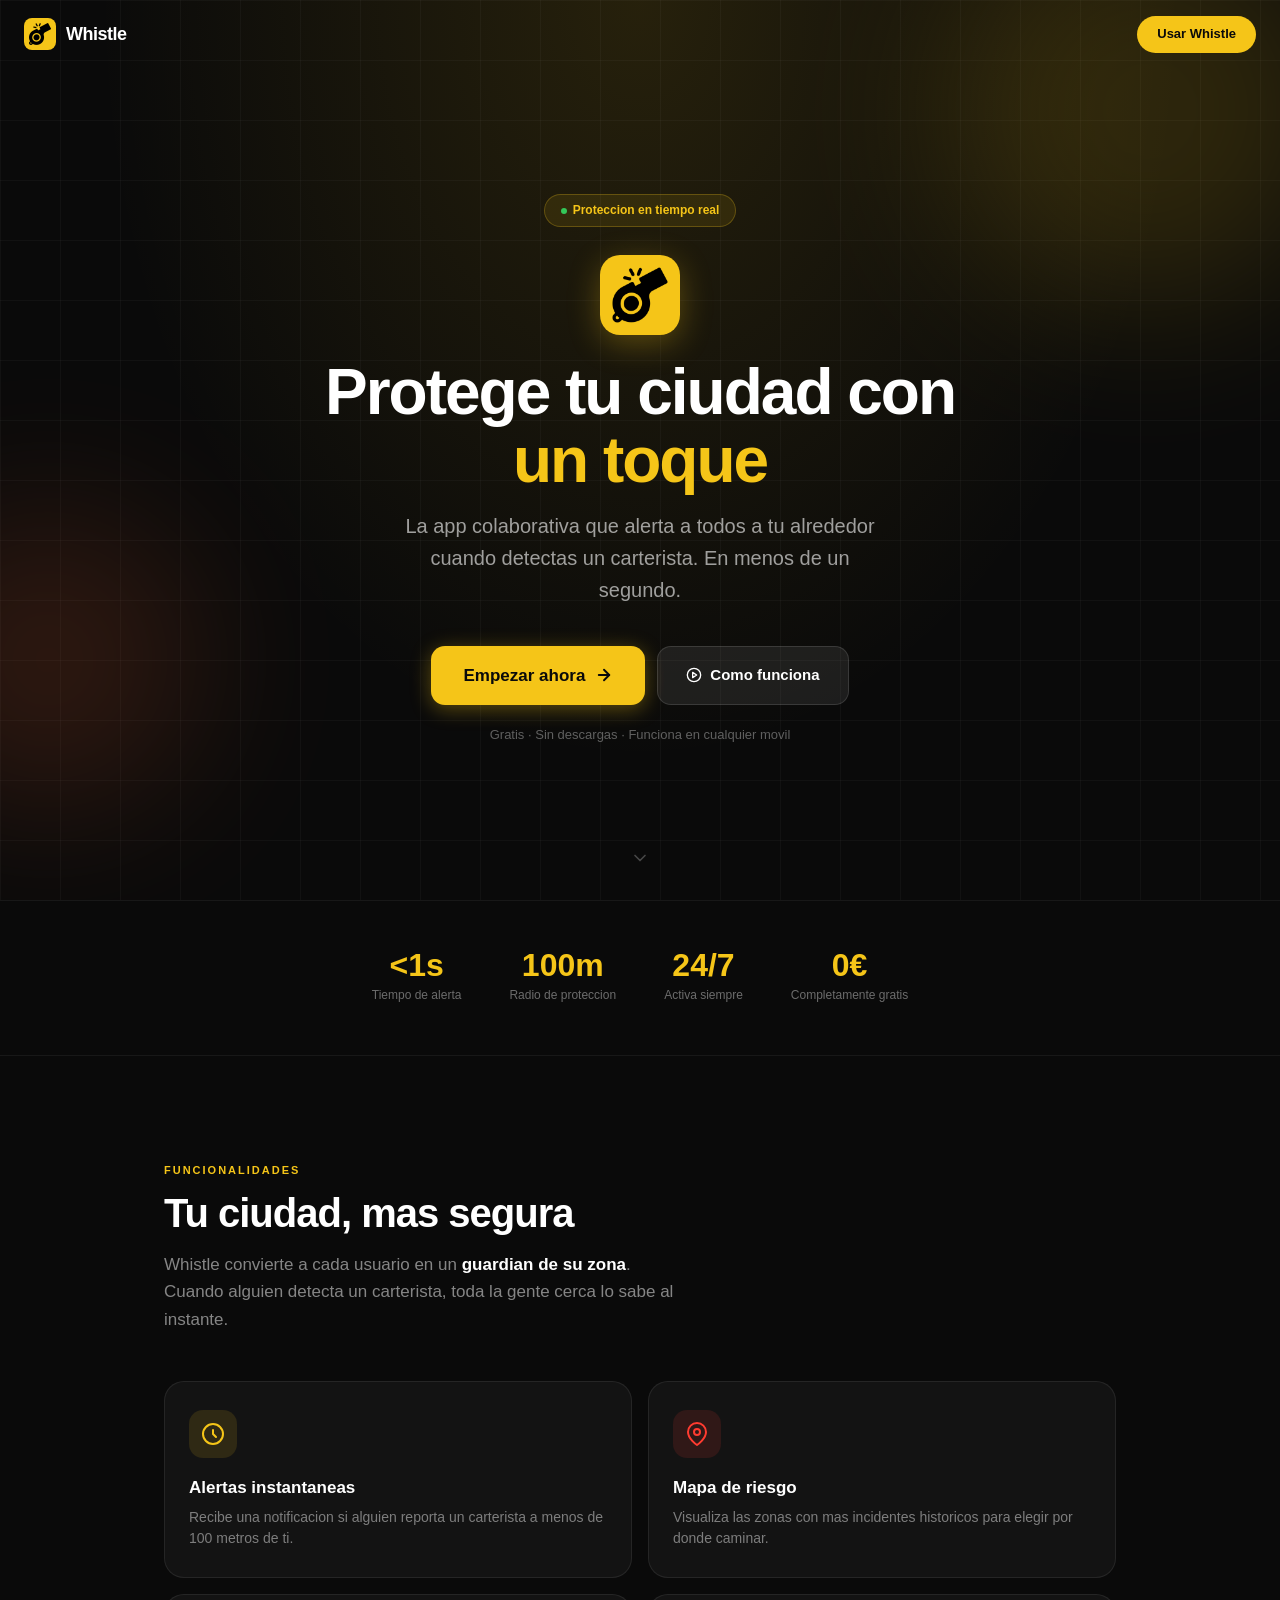
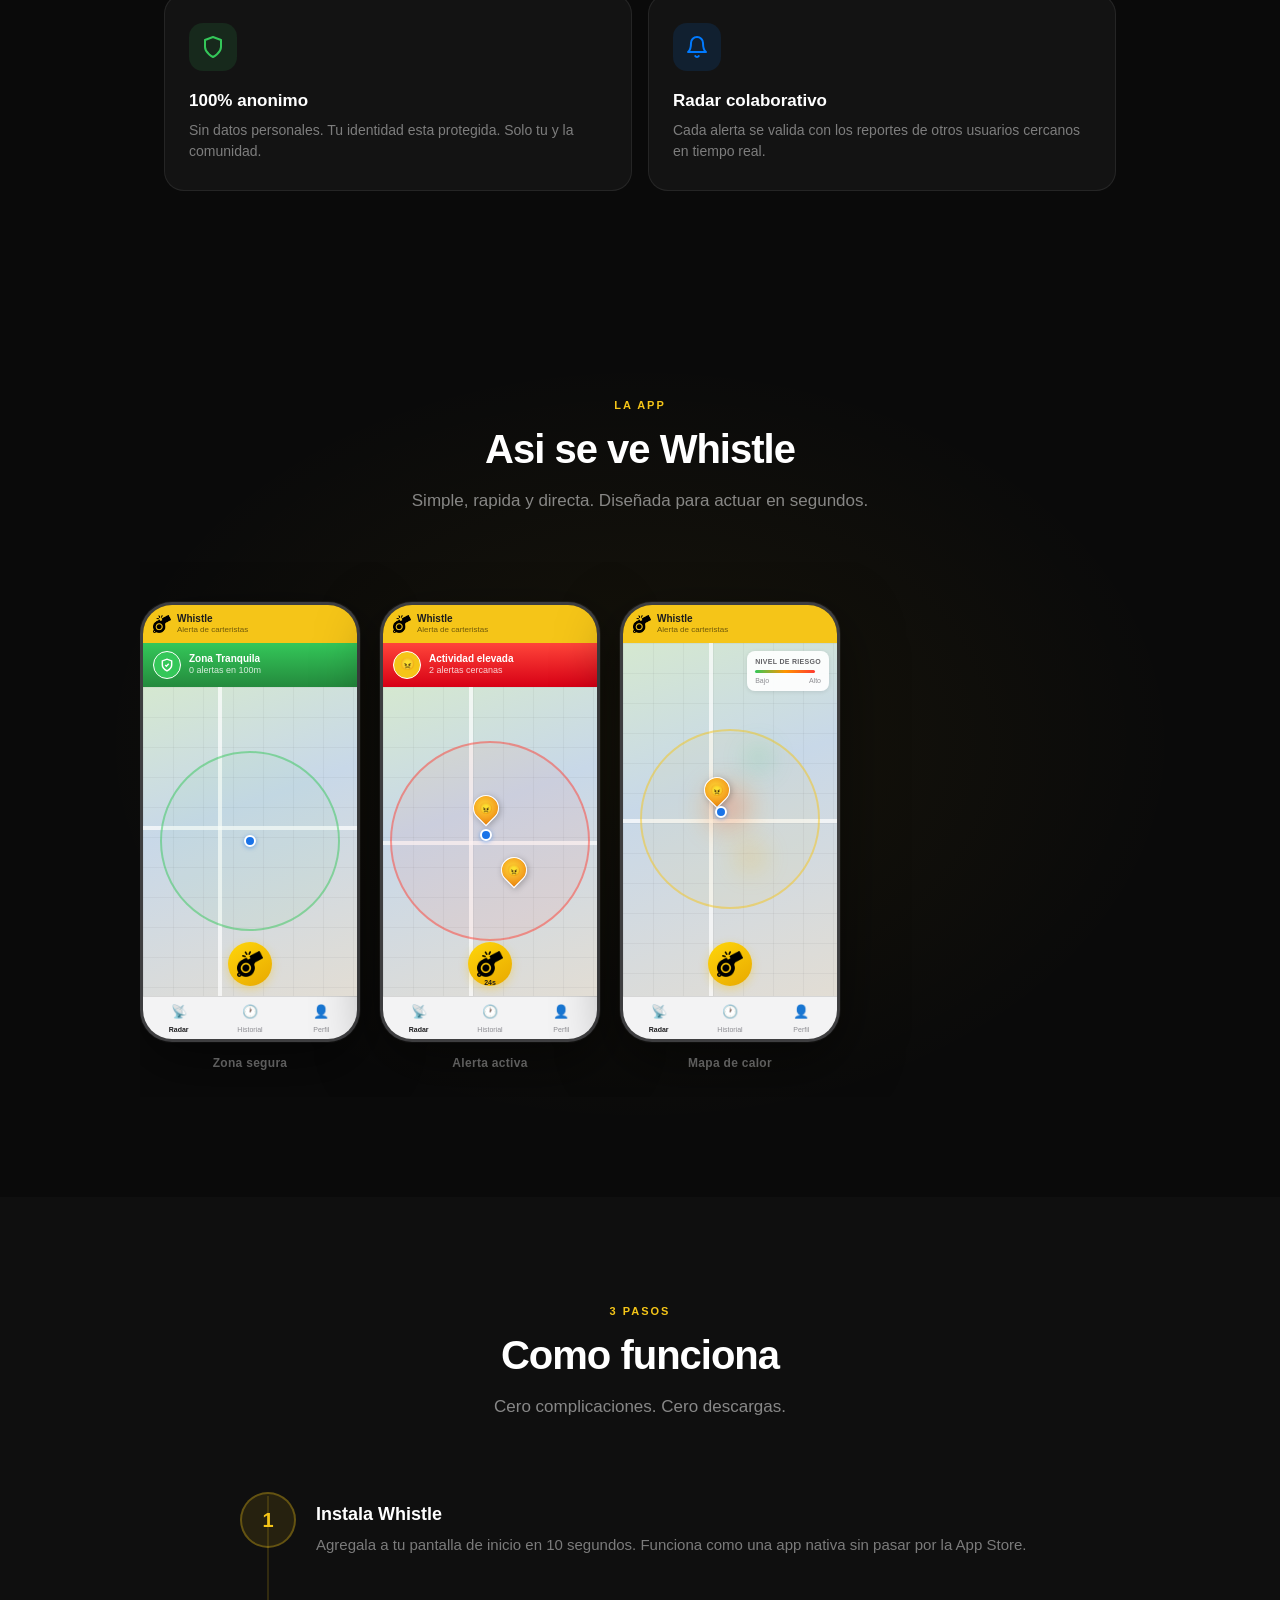
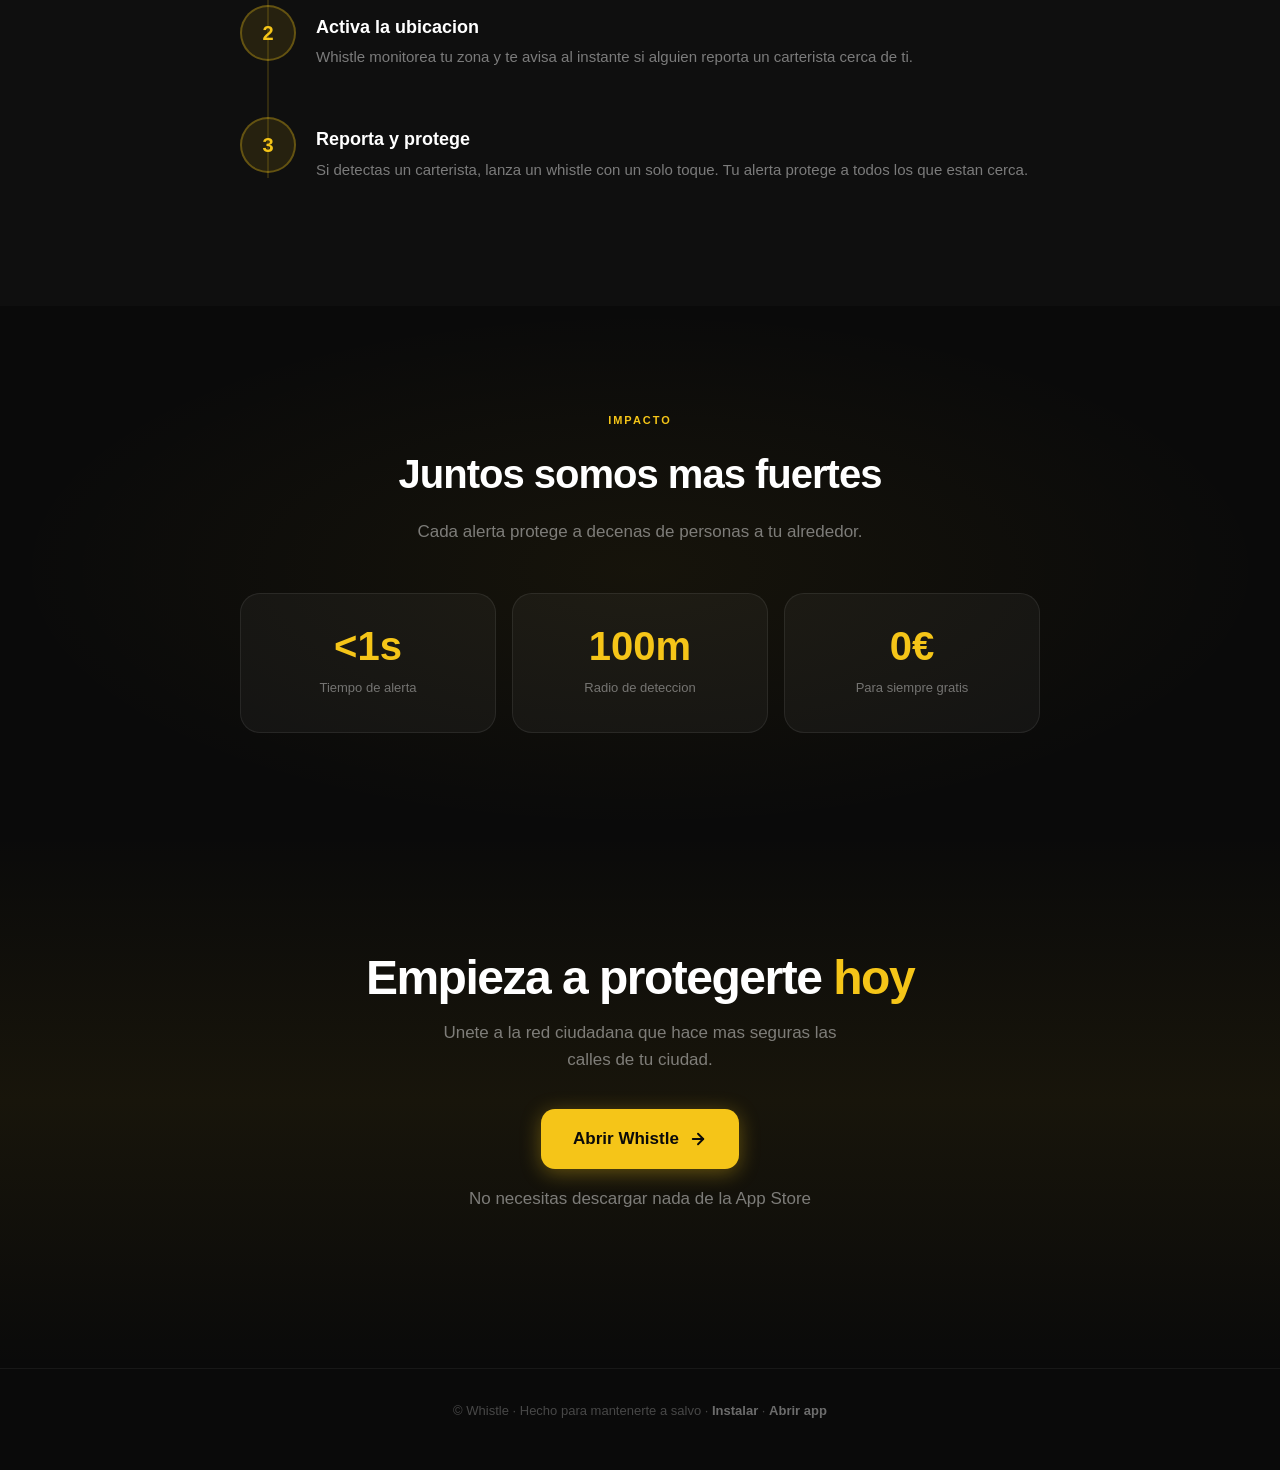
<file: landing.html>
<!DOCTYPE html>
<html lang="es">
<head>
  <meta charset="UTF-8">
  <meta name="viewport" content="width=device-width, initial-scale=1.0">
  <meta name="theme-color" content="#f5c518">
  <title>Whistle — Alerta de carteristas en tiempo real</title>
  <meta name="description" content="Whistle te avisa al instante si hay carteristas cerca de ti. Gratis, anonimo y colaborativo.">
  <meta property="og:title" content="Whistle — Protegete de carteristas en tiempo real">
  <meta property="og:description" content="La app colaborativa que te avisa al instante cuando hay un carterista cerca de ti.">
  <meta property="og:image" content="whistle-icon.png">
  <meta property="og:type" content="website">
  <link rel="icon" type="image/png" href="whistle-icon.png">
  <link rel="apple-touch-icon" href="whistle-icon.png">
  <style>
    *{margin:0;padding:0;box-sizing:border-box}
    html{scroll-behavior:smooth}
    body{font-family:-apple-system,BlinkMacSystemFont,"SF Pro Display","Helvetica Neue",Arial,sans-serif;background:#0a0a0a;color:#fff;line-height:1.6;-webkit-font-smoothing:antialiased;overflow-x:hidden}
    img{max-width:100%;display:block}
    a{text-decoration:none;color:inherit}

    /* ─── ANIMATIONS ─── */
    @keyframes float{0%,100%{transform:translateY(0)}50%{transform:translateY(-12px)}}
    @keyframes pulse-ring{0%{transform:scale(1);opacity:.6}100%{transform:scale(1.8);opacity:0}}
    @keyframes fade-up{from{opacity:0;transform:translateY(30px)}to{opacity:1;transform:translateY(0)}}
    @keyframes slide-in-left{from{opacity:0;transform:translateX(-40px)}to{opacity:1;transform:translateX(0)}}
    @keyframes shimmer{0%{background-position:-200% 0}100%{background-position:200% 0}}
    @keyframes glow{0%,100%{box-shadow:0 0 20px rgba(245,197,24,.3)}50%{box-shadow:0 0 40px rgba(245,197,24,.6)}}
    .reveal{opacity:0;transform:translateY(30px);transition:opacity .7s ease,transform .7s ease}
    .reveal.visible{opacity:1;transform:translateY(0)}
    .reveal-delay-1{transition-delay:.15s}
    .reveal-delay-2{transition-delay:.3s}
    .reveal-delay-3{transition-delay:.45s}

    /* ─── NAV BAR ─── */
    .nav{position:fixed;top:0;left:0;right:0;z-index:100;padding:16px 24px;display:flex;align-items:center;justify-content:space-between;transition:background .3s,backdrop-filter .3s}
    .nav.scrolled{background:rgba(10,10,10,.85);backdrop-filter:blur(20px);-webkit-backdrop-filter:blur(20px)}
    .nav-brand{display:flex;align-items:center;gap:10px;font-size:18px;font-weight:800;letter-spacing:-.5px}
    .nav-brand img{width:32px;height:32px;border-radius:8px}
    .nav-cta{background:#f5c518;color:#0a0a0a;font-size:13px;font-weight:700;padding:8px 20px;border-radius:100px;transition:transform .15s,box-shadow .15s}
    .nav-cta:hover{transform:translateY(-1px);box-shadow:0 4px 16px rgba(245,197,24,.4)}

    /* ─── HERO ─── */
    .hero{min-height:100vh;display:flex;align-items:center;justify-content:center;position:relative;padding:120px 24px 80px;overflow:hidden}
    .hero-bg{position:absolute;inset:0;background:radial-gradient(ellipse at 50% 0%,rgba(245,197,24,.12) 0%,transparent 60%)}
    .hero-grid{position:absolute;inset:0;background-image:linear-gradient(rgba(255,255,255,.03) 1px,transparent 1px),linear-gradient(90deg,rgba(255,255,255,.03) 1px,transparent 1px);background-size:60px 60px}
    .hero-orb{position:absolute;border-radius:50%;filter:blur(80px);opacity:.15;pointer-events:none}
    .hero-orb--1{width:400px;height:400px;background:#f5c518;top:-10%;right:-5%}
    .hero-orb--2{width:300px;height:300px;background:#ff6b35;bottom:10%;left:-8%}
    .hero-inner{max-width:720px;text-align:center;position:relative;z-index:2}
    .hero-badge{display:inline-flex;align-items:center;gap:6px;background:rgba(245,197,24,.1);border:1px solid rgba(245,197,24,.25);border-radius:100px;padding:6px 16px;font-size:12px;font-weight:600;color:#f5c518;margin-bottom:28px;animation:fade-up .8s ease both}
    .hero-badge-dot{width:6px;height:6px;border-radius:50%;background:#34c759;animation:pulse-ring 2s infinite}
    .hero-icon{width:80px;height:80px;border-radius:20px;margin:0 auto 24px;animation:float 4s ease-in-out infinite;box-shadow:0 8px 32px rgba(245,197,24,.3)}
    .hero h1{font-size:clamp(36px,7vw,64px);font-weight:900;letter-spacing:-2px;line-height:1.05;margin-bottom:16px;animation:fade-up .8s .1s ease both}
    .hero h1 .accent{color:#f5c518;position:relative}
    .hero .subtitle{font-size:clamp(16px,2.5vw,20px);color:rgba(255,255,255,.6);max-width:500px;margin:0 auto 40px;animation:fade-up .8s .2s ease both}
    .hero-actions{display:flex;flex-wrap:wrap;gap:12px;justify-content:center;animation:fade-up .8s .3s ease both}
    .btn-primary{display:inline-flex;align-items:center;gap:10px;background:#f5c518;color:#0a0a0a;font-size:17px;font-weight:700;padding:16px 32px;border-radius:14px;transition:all .2s;box-shadow:0 4px 20px rgba(245,197,24,.35)}
    .btn-primary:hover{transform:translateY(-2px);box-shadow:0 8px 32px rgba(245,197,24,.5)}
    .btn-primary:active{transform:translateY(0)}
    .btn-secondary{display:inline-flex;align-items:center;gap:8px;background:rgba(255,255,255,.08);color:#fff;font-size:15px;font-weight:600;padding:14px 28px;border-radius:14px;border:1px solid rgba(255,255,255,.12);transition:all .2s;backdrop-filter:blur(8px)}
    .btn-secondary:hover{background:rgba(255,255,255,.14);border-color:rgba(255,255,255,.2)}
    .hero-note{margin-top:20px;font-size:13px;color:rgba(255,255,255,.35);animation:fade-up .8s .4s ease both}
    .hero-scroll{position:absolute;bottom:32px;left:50%;transform:translateX(-50%);display:flex;flex-direction:column;align-items:center;gap:6px;color:rgba(255,255,255,.25);font-size:11px;font-weight:500;letter-spacing:1px;text-transform:uppercase}
    .hero-scroll svg{animation:float 2s ease-in-out infinite}

    /* ─── SOCIAL PROOF ─── */
    .proof{padding:48px 24px;border-top:1px solid rgba(255,255,255,.06);border-bottom:1px solid rgba(255,255,255,.06)}
    .proof-inner{max-width:800px;margin:0 auto;display:flex;justify-content:center;gap:48px;flex-wrap:wrap}
    .proof-item{text-align:center}
    .proof-num{font-size:32px;font-weight:900;color:#f5c518;display:block;line-height:1}
    .proof-label{font-size:12px;color:rgba(255,255,255,.4);font-weight:500;margin-top:4px}

    /* ─── SECTION COMMON ─── */
    .section{padding:100px 24px;max-width:1000px;margin:0 auto}
    .section-tag{display:inline-block;font-size:11px;font-weight:700;letter-spacing:2px;text-transform:uppercase;color:#f5c518;margin-bottom:12px}
    .section-title{font-size:clamp(28px,4vw,40px);font-weight:800;letter-spacing:-1px;line-height:1.1;margin-bottom:16px}
    .section-lead{font-size:17px;color:rgba(255,255,255,.5);max-width:520px;margin-bottom:48px}
    .section-lead strong{color:#fff;font-weight:600}
    .section--center{text-align:center}
    .section--center .section-lead{margin-left:auto;margin-right:auto}

    /* ─── FEATURES ─── */
    .features-grid{display:grid;grid-template-columns:repeat(2,1fr);gap:16px}
    .feature-card{background:rgba(255,255,255,.04);border:1px solid rgba(255,255,255,.08);border-radius:20px;padding:28px 24px;transition:all .3s ease;position:relative;overflow:hidden}
    .feature-card::before{content:'';position:absolute;top:0;left:0;right:0;height:2px;background:linear-gradient(90deg,transparent,rgba(245,197,24,.5),transparent);opacity:0;transition:opacity .3s}
    .feature-card:hover{background:rgba(255,255,255,.06);border-color:rgba(245,197,24,.2);transform:translateY(-4px)}
    .feature-card:hover::before{opacity:1}
    .feature-icon{width:48px;height:48px;border-radius:14px;display:flex;align-items:center;justify-content:center;margin-bottom:16px}
    .feature-icon--yellow{background:rgba(245,197,24,.12);color:#f5c518}
    .feature-icon--red{background:rgba(255,59,48,.12);color:#ff3b30}
    .feature-icon--green{background:rgba(52,199,89,.12);color:#34c759}
    .feature-icon--blue{background:rgba(0,122,255,.12);color:#007aff}
    .feature-card h3{font-size:17px;font-weight:700;margin-bottom:6px}
    .feature-card p{font-size:14px;color:rgba(255,255,255,.45);line-height:1.5}

    /* ─── APP PREVIEW ─── */
    .preview{padding:100px 24px;position:relative;overflow:hidden}
    .preview-bg{position:absolute;inset:0;background:radial-gradient(ellipse at 50% 50%,rgba(245,197,24,.06) 0%,transparent 60%)}
    .preview-inner{max-width:1000px;margin:0 auto;position:relative;z-index:2}
    .phones-track{display:flex;gap:20px;overflow-x:auto;padding:40px 0 24px;scroll-snap-type:x mandatory;-webkit-overflow-scrolling:touch;scrollbar-width:none}
    .phones-track::-webkit-scrollbar{display:none}
    .phone-item{scroll-snap-align:center;flex-shrink:0}
    .phone-frame{width:220px;height:440px;border-radius:32px;border:3px solid rgba(255,255,255,.15);background:#1c1c1e;overflow:hidden;display:flex;flex-direction:column;box-shadow:0 20px 60px rgba(0,0,0,.5),0 0 0 1px rgba(255,255,255,.05);transition:transform .3s,box-shadow .3s}
    .phone-frame:hover{transform:translateY(-8px);box-shadow:0 30px 80px rgba(0,0,0,.6),0 0 40px rgba(245,197,24,.1)}
    .phone-label{text-align:center;color:rgba(255,255,255,.35);font-size:12px;font-weight:600;margin-top:12px;letter-spacing:.3px}

    /* Phone internals */
    .ph-header{background:#f5c518;padding:8px 10px;display:flex;align-items:center;gap:6px;flex-shrink:0}
    .ph-header img{width:18px;height:18px;object-fit:contain}
    .ph-header-text{font-size:10px;font-weight:700;color:#1c1c1e;line-height:1.2}
    .ph-header-text small{display:block;font-size:8px;font-weight:400;color:rgba(0,0,0,.55)}
    .ph-panel{padding:8px 10px;display:flex;align-items:center;gap:8px;flex-shrink:0}
    .ph-panel--safe{background:linear-gradient(to bottom,#34c759,#248a3d)}
    .ph-panel--danger{background:linear-gradient(to bottom,#ff453a,#d70015)}
    .ph-panel-icon{width:28px;height:28px;border-radius:50%;display:flex;align-items:center;justify-content:center;font-size:12px;flex-shrink:0}
    .ph-panel-icon--safe{background:#34c759;border:1.5px solid #fff}
    .ph-panel-icon--thief{background:#f5c518;border:1.5px solid #fff}
    .ph-panel-text{color:#fff;font-size:10px;font-weight:600;line-height:1.3}
    .ph-panel-text small{display:block;font-weight:400;font-size:9px;color:rgba(255,255,255,.8)}
    .ph-map{flex:1;position:relative;background:linear-gradient(160deg,#d5e8d0,#c8d8e8 40%,#e2ddd4);overflow:hidden}
    .ph-map-grid{position:absolute;inset:0;background:linear-gradient(rgba(0,0,0,.04) 1px,transparent 1px),linear-gradient(90deg,rgba(0,0,0,.04) 1px,transparent 1px);background-size:30px 30px}
    .ph-map-road{position:absolute;background:rgba(255,255,255,.7)}
    .ph-map-road--h{height:4px;left:0;right:0}
    .ph-map-road--v{width:4px;top:0;bottom:0}
    .ph-map-road--diag{height:4px;width:140%;transform-origin:left center}
    .ph-radar{position:absolute;border-radius:50%;border:2px solid;opacity:.5}
    .ph-radar--green{border-color:#34c759;background:rgba(52,199,89,.08)}
    .ph-radar--red{border-color:#ff3b30;background:rgba(255,59,48,.12)}
    .ph-radar--yellow{border-color:#f5c518;background:rgba(245,197,24,.10)}
    .ph-heat{position:absolute;border-radius:50%;filter:blur(12px);opacity:.55}
    .ph-dot{position:absolute;width:12px;height:12px;border-radius:50%;background:#1a73e8;border:2px solid #fff;box-shadow:0 1px 4px rgba(26,115,232,.5);z-index:5}
    .ph-pin{position:absolute;width:26px;height:26px;z-index:4}
    .ph-pin-inner{width:100%;height:100%;border-radius:50% 50% 50% 0;transform:rotate(-45deg);background:radial-gradient(circle at 50% 40%,#fdd835,#f5a623 60%,#e8820c);border:1.5px solid #fff;box-shadow:0 2px 6px rgba(0,0,0,.25);display:flex;align-items:center;justify-content:center}
    .ph-pin-face{transform:rotate(45deg);font-size:11px;line-height:1}
    .ph-alert-btn{position:absolute;bottom:10px;left:50%;transform:translateX(-50%);width:44px;height:44px;border-radius:50%;background:linear-gradient(145deg,#FFD60A,#E8A800);box-shadow:0 3px 10px rgba(245,197,24,.4);display:flex;align-items:center;justify-content:center;z-index:6}
    .ph-alert-btn img{width:26px;height:26px;object-fit:contain}
    .ph-alert-btn span{position:absolute;bottom:-2px;font-size:7px;font-weight:800;color:#1c1c1e}
    .ph-legend{position:absolute;top:8px;right:8px;background:rgba(255,255,255,.92);border-radius:8px;padding:5px 8px;box-shadow:0 1px 4px rgba(0,0,0,.1);z-index:5}
    .ph-legend-title{font-size:7px;font-weight:700;color:#636366;text-transform:uppercase;letter-spacing:.3px}
    .ph-legend-bar{width:60px;height:3px;border-radius:2px;background:linear-gradient(to right,#34c759,#ff9500,#ff3b30);margin:3px 0 2px}
    .ph-legend-labels{display:flex;justify-content:space-between;font-size:7px;color:#8e8e93}
    .ph-nav{display:flex;background:rgba(255,255,255,.95);border-top:.5px solid rgba(0,0,0,.12);flex-shrink:0}
    .ph-nav-item{flex:1;text-align:center;padding:5px 0 4px;font-size:7px;color:#8e8e93;font-weight:500}
    .ph-nav-item.active{color:#1c1c1e;font-weight:700}
    .ph-nav-icon{font-size:13px;display:block;margin-bottom:1px}

    /* ─── HOW IT WORKS ─── */
    .how{padding:100px 24px;background:rgba(255,255,255,.02)}
    .how-inner{max-width:800px;margin:0 auto}
    .steps{display:flex;flex-direction:column;gap:0;margin-top:48px;position:relative}
    .steps::before{content:'';position:absolute;left:27px;top:28px;bottom:28px;width:2px;background:rgba(245,197,24,.15)}
    .step{display:flex;gap:20px;align-items:flex-start;padding:24px 0;position:relative}
    .step-num{width:56px;height:56px;border-radius:50%;background:rgba(245,197,24,.1);border:2px solid rgba(245,197,24,.3);color:#f5c518;font-size:20px;font-weight:900;display:flex;align-items:center;justify-content:center;flex-shrink:0;position:relative;z-index:2}
    .step-body{padding-top:8px}
    .step-body h3{font-size:18px;font-weight:700;margin-bottom:4px}
    .step-body p{font-size:15px;color:rgba(255,255,255,.45)}

    /* ─── TRUST ─── */
    .trust{padding:100px 24px;text-align:center;position:relative}
    .trust::before{content:'';position:absolute;inset:0;background:radial-gradient(ellipse at 50% 50%,rgba(245,197,24,.05) 0%,transparent 70%)}
    .trust-inner{max-width:800px;margin:0 auto;position:relative;z-index:2}
    .trust h2{font-size:clamp(28px,4vw,40px);font-weight:800;letter-spacing:-1px;margin-bottom:12px}
    .trust p{font-size:17px;color:rgba(255,255,255,.45);margin-bottom:48px}
    .trust-grid{display:grid;grid-template-columns:repeat(3,1fr);gap:16px}
    .trust-card{background:rgba(255,255,255,.04);border:1px solid rgba(255,255,255,.08);border-radius:20px;padding:32px 20px;transition:all .3s}
    .trust-card:hover{border-color:rgba(245,197,24,.2);background:rgba(255,255,255,.06)}
    .trust-num{font-size:40px;font-weight:900;color:#f5c518;display:block;line-height:1;margin-bottom:8px}
    .trust-label{font-size:13px;color:rgba(255,255,255,.4);font-weight:500}

    /* ─── FINAL CTA ─── */
    .final{padding:120px 24px;text-align:center;position:relative;overflow:hidden}
    .final-bg{position:absolute;inset:0;background:linear-gradient(180deg,transparent 0%,rgba(245,197,24,.06) 50%,transparent 100%)}
    .final-inner{max-width:600px;margin:0 auto;position:relative;z-index:2}
    .final h2{font-size:clamp(32px,5vw,48px);font-weight:900;letter-spacing:-1.5px;line-height:1.05;margin-bottom:16px}
    .final h2 .accent{color:#f5c518}
    .final p{font-size:17px;color:rgba(255,255,255,.45);margin-bottom:36px;max-width:420px;margin-left:auto;margin-right:auto}
    .final .btn-primary{animation:glow 3s ease-in-out infinite}
    .final-note{margin-top:16px;font-size:13px;color:rgba(255,255,255,.25)}

    /* ─── FOOTER ─── */
    footer{padding:32px 24px 48px;text-align:center;border-top:1px solid rgba(255,255,255,.06)}
    footer p{font-size:13px;color:rgba(255,255,255,.25)}
    footer a{color:rgba(255,255,255,.4);font-weight:600;transition:color .2s}
    footer a:hover{color:#f5c518}

    /* ─── iOS MODAL ─── */
    .modal-overlay{display:none;position:fixed;inset:0;background:rgba(0,0,0,.7);z-index:9999;align-items:flex-end;justify-content:center;backdrop-filter:blur(8px);-webkit-backdrop-filter:blur(8px)}
    .modal-overlay.open{display:flex}
    @keyframes slideUp{from{transform:translateY(20px);opacity:0}to{transform:translateY(0);opacity:1}}
    .modal{background:#1c1c1e;border-radius:24px 24px 0 0;padding:28px 24px 32px;width:100%;max-width:480px;box-shadow:0 -8px 40px rgba(0,0,0,.5);animation:slideUp .25s ease;max-height:90vh;overflow-y:auto}
    @media(min-width:520px){.modal-overlay{align-items:center}.modal{border-radius:24px;margin:20px}}
    .modal-handle{width:40px;height:4px;background:rgba(255,255,255,.15);border-radius:2px;margin:-8px auto 16px}
    .modal-icon{width:56px;height:56px;border-radius:14px;background:rgba(245,197,24,.12);display:flex;align-items:center;justify-content:center;margin:0 auto 16px}
    .modal h3{font-size:20px;font-weight:800;text-align:center;margin-bottom:8px}
    .modal-desc{font-size:15px;color:rgba(255,255,255,.5);text-align:center;margin-bottom:24px;line-height:1.45}
    .modal-desc strong{color:#fff}
    .modal-steps{background:rgba(255,255,255,.05);border-radius:14px;padding:16px 18px;margin-bottom:18px}
    .modal-steps-title{font-size:13px;font-weight:700;color:rgba(255,255,255,.35);text-transform:uppercase;letter-spacing:.5px;margin-bottom:10px}
    .modal-steps ol{padding-left:20px;font-size:14px;color:rgba(255,255,255,.7);line-height:1.55}
    .modal-steps ol strong{color:#fff;font-weight:700}
    .modal-btn{display:flex;align-items:center;justify-content:center;gap:8px;width:100%;padding:15px 18px;border-radius:14px;border:none;font-size:15px;font-weight:700;cursor:pointer;font-family:inherit;transition:transform .1s,background .15s}
    .modal-btn:active{transform:scale(.98)}
    .modal-btn--primary{background:#f5c518;color:#0a0a0a}
    .modal-btn--primary:hover{background:#e8b400}
    .modal-btn.copied{background:#34c759;color:#fff}
    .modal-close{display:block;width:100%;text-align:center;margin-top:14px;padding:10px;background:none;border:none;font-size:14px;color:rgba(255,255,255,.35);cursor:pointer;font-family:inherit}

    /* ─── RESPONSIVE ─── */
    @media(max-width:640px){
      .features-grid{grid-template-columns:1fr}
      .trust-grid{grid-template-columns:1fr;gap:12px}
      .proof-inner{gap:32px}
      .phone-frame{width:200px;height:400px;border-radius:26px}
    }
  </style>
</head>
<body>

  <!-- ═══ NAV ═══ -->
  <nav class="nav" id="nav">
    <div class="nav-brand">
      <img src="whistle-icon.png" alt="Whistle">
      <span>Whistle</span>
    </div>
    <a class="nav-cta js-cta" href="onboarding.html">Usar Whistle</a>
  </nav>

  <!-- ═══ HERO ═══ -->
  <section class="hero">
    <div class="hero-bg"></div>
    <div class="hero-grid"></div>
    <div class="hero-orb hero-orb--1"></div>
    <div class="hero-orb hero-orb--2"></div>
    <div class="hero-inner">
      <div class="hero-badge">
        <span class="hero-badge-dot"></span>
        Proteccion en tiempo real
      </div>
      <img class="hero-icon" src="whistle-icon.png" alt="Whistle">
      <h1>Protege tu ciudad con <span class="accent">un toque</span></h1>
      <p class="subtitle">La app colaborativa que alerta a todos a tu alrededor cuando detectas un carterista. En menos de un segundo.</p>
      <div class="hero-actions">
        <a class="btn-primary js-cta" href="onboarding.html">
          Empezar ahora
          <svg width="18" height="18" viewBox="0 0 24 24" fill="none" stroke="currentColor" stroke-width="2.5" stroke-linecap="round" stroke-linejoin="round"><line x1="5" y1="12" x2="19" y2="12"/><polyline points="12 5 19 12 12 19"/></svg>
        </a>
        <a class="btn-secondary" href="#como">
          <svg width="16" height="16" viewBox="0 0 24 24" fill="none" stroke="currentColor" stroke-width="2" stroke-linecap="round" stroke-linejoin="round"><circle cx="12" cy="12" r="10"/><polygon points="10 8 16 12 10 16 10 8"/></svg>
          Como funciona
        </a>
      </div>
      <p class="hero-note">Gratis · Sin descargas · Funciona en cualquier movil</p>
    </div>
    <div class="hero-scroll">
      <svg width="20" height="20" viewBox="0 0 24 24" fill="none" stroke="currentColor" stroke-width="2" stroke-linecap="round" stroke-linejoin="round"><polyline points="6 9 12 15 18 9"/></svg>
    </div>
  </section>

  <!-- ═══ SOCIAL PROOF ═══ -->
  <section class="proof">
    <div class="proof-inner">
      <div class="proof-item"><span class="proof-num">&lt;1s</span><span class="proof-label">Tiempo de alerta</span></div>
      <div class="proof-item"><span class="proof-num">100m</span><span class="proof-label">Radio de proteccion</span></div>
      <div class="proof-item"><span class="proof-num">24/7</span><span class="proof-label">Activa siempre</span></div>
      <div class="proof-item"><span class="proof-num">0€</span><span class="proof-label">Completamente gratis</span></div>
    </div>
  </section>

  <!-- ═══ FEATURES ═══ -->
  <section class="section">
    <div class="reveal">
      <span class="section-tag">Funcionalidades</span>
      <h2 class="section-title">Tu ciudad, mas segura</h2>
      <p class="section-lead">Whistle convierte a cada usuario en un <strong>guardian de su zona</strong>. Cuando alguien detecta un carterista, toda la gente cerca lo sabe al instante.</p>
    </div>
    <div class="features-grid">
      <div class="feature-card reveal reveal-delay-1">
        <div class="feature-icon feature-icon--yellow">
          <svg width="24" height="24" viewBox="0 0 24 24" fill="none" stroke="currentColor" stroke-width="2" stroke-linecap="round" stroke-linejoin="round"><circle cx="12" cy="12" r="10"/><path d="M12 8v4l3 3"/></svg>
        </div>
        <h3>Alertas instantaneas</h3>
        <p>Recibe una notificacion si alguien reporta un carterista a menos de 100 metros de ti.</p>
      </div>
      <div class="feature-card reveal reveal-delay-2">
        <div class="feature-icon feature-icon--red">
          <svg width="24" height="24" viewBox="0 0 24 24" fill="none" stroke="currentColor" stroke-width="2" stroke-linecap="round" stroke-linejoin="round"><path d="M21 10c0 7-9 13-9 13s-9-6-9-13a9 9 0 0118 0z"/><circle cx="12" cy="10" r="3"/></svg>
        </div>
        <h3>Mapa de riesgo</h3>
        <p>Visualiza las zonas con mas incidentes historicos para elegir por donde caminar.</p>
      </div>
      <div class="feature-card reveal reveal-delay-1">
        <div class="feature-icon feature-icon--green">
          <svg width="24" height="24" viewBox="0 0 24 24" fill="none" stroke="currentColor" stroke-width="2" stroke-linecap="round" stroke-linejoin="round"><path d="M12 22s8-4 8-10V5l-8-3-8 3v7c0 6 8 10 8 10z"/></svg>
        </div>
        <h3>100% anonimo</h3>
        <p>Sin datos personales. Tu identidad esta protegida. Solo tu y la comunidad.</p>
      </div>
      <div class="feature-card reveal reveal-delay-2">
        <div class="feature-icon feature-icon--blue">
          <svg width="24" height="24" viewBox="0 0 24 24" fill="none" stroke="currentColor" stroke-width="2" stroke-linecap="round" stroke-linejoin="round"><path d="M18 8A6 6 0 006 8c0 7-3 9-3 9h18s-3-2-3-9"/><path d="M13.73 21a2 2 0 01-3.46 0"/></svg>
        </div>
        <h3>Radar colaborativo</h3>
        <p>Cada alerta se valida con los reportes de otros usuarios cercanos en tiempo real.</p>
      </div>
    </div>
  </section>

  <!-- ═══ APP PREVIEW ═══ -->
  <section class="preview">
    <div class="preview-bg"></div>
    <div class="preview-inner">
      <div class="reveal section--center">
        <span class="section-tag">La app</span>
        <h2 class="section-title">Asi se ve Whistle</h2>
        <p class="section-lead">Simple, rapida y directa. Diseñada para actuar en segundos.</p>
      </div>
      <div class="phones-track">
        <div class="phone-item">
          <div class="phone-frame">
            <div class="ph-header"><img src="whistle.png" alt=""><div class="ph-header-text">Whistle<small>Alerta de carteristas</small></div></div>
            <div class="ph-panel ph-panel--safe">
              <div class="ph-panel-icon ph-panel-icon--safe"><svg width="14" height="14" viewBox="0 0 24 24" fill="none" stroke="#fff" stroke-width="2.5"><path d="M12 22s8-4 8-10V5l-8-3-8 3v7c0 6 8 10 8 10z"/><polyline points="9 12 11 14 15 10"/></svg></div>
              <div class="ph-panel-text">Zona Tranquila<small>0 alertas en 100m</small></div>
            </div>
            <div class="ph-map">
              <div class="ph-map-grid"></div>
              <div class="ph-map-road ph-map-road--h" style="top:45%"></div>
              <div class="ph-map-road ph-map-road--v" style="left:35%"></div>
              <div class="ph-radar ph-radar--green" style="width:180px;height:180px;top:50%;left:50%;transform:translate(-50%,-50%)"></div>
              <div class="ph-dot" style="top:50%;left:50%;transform:translate(-50%,-50%)"></div>
              <div class="ph-alert-btn"><img src="whistle.png" alt=""></div>
            </div>
            <div class="ph-nav">
              <div class="ph-nav-item active"><span class="ph-nav-icon">📡</span>Radar</div>
              <div class="ph-nav-item"><span class="ph-nav-icon">🕐</span>Historial</div>
              <div class="ph-nav-item"><span class="ph-nav-icon">👤</span>Perfil</div>
            </div>
          </div>
          <div class="phone-label">Zona segura</div>
        </div>

        <div class="phone-item">
          <div class="phone-frame">
            <div class="ph-header"><img src="whistle.png" alt=""><div class="ph-header-text">Whistle<small>Alerta de carteristas</small></div></div>
            <div class="ph-panel ph-panel--danger">
              <div class="ph-panel-icon ph-panel-icon--thief">😠</div>
              <div class="ph-panel-text">Actividad elevada<small>2 alertas cercanas</small></div>
            </div>
            <div class="ph-map">
              <div class="ph-map-grid"></div>
              <div class="ph-map-road ph-map-road--h" style="top:50%"></div>
              <div class="ph-map-road ph-map-road--v" style="left:40%"></div>
              <div class="ph-radar ph-radar--red" style="width:200px;height:200px;top:50%;left:50%;transform:translate(-50%,-50%)"></div>
              <div class="ph-dot" style="top:48%;left:48%;transform:translate(-50%,-50%)"></div>
              <div class="ph-pin" style="top:35%;left:42%"><div class="ph-pin-inner"><span class="ph-pin-face">😠</span></div></div>
              <div class="ph-pin" style="top:55%;left:55%"><div class="ph-pin-inner"><span class="ph-pin-face">😠</span></div></div>
              <div class="ph-alert-btn"><img src="whistle.png" alt=""><span>24s</span></div>
            </div>
            <div class="ph-nav">
              <div class="ph-nav-item active"><span class="ph-nav-icon">📡</span>Radar</div>
              <div class="ph-nav-item"><span class="ph-nav-icon">🕐</span>Historial</div>
              <div class="ph-nav-item"><span class="ph-nav-icon">👤</span>Perfil</div>
            </div>
          </div>
          <div class="phone-label">Alerta activa</div>
        </div>

        <div class="phone-item">
          <div class="phone-frame">
            <div class="ph-header"><img src="whistle.png" alt=""><div class="ph-header-text">Whistle<small>Alerta de carteristas</small></div></div>
            <div class="ph-map" style="flex:1">
              <div class="ph-map-grid"></div>
              <div class="ph-map-road ph-map-road--h" style="top:50%"></div>
              <div class="ph-map-road ph-map-road--v" style="left:40%"></div>
              <div class="ph-radar ph-radar--yellow" style="width:180px;height:180px;top:50%;left:50%;transform:translate(-50%,-50%)"></div>
              <div class="ph-heat" style="width:60px;height:60px;background:radial-gradient(circle,rgba(255,59,48,.7),rgba(255,149,0,.3),transparent);top:38%;left:35%"></div>
              <div class="ph-heat" style="width:40px;height:40px;background:radial-gradient(circle,rgba(255,149,0,.5),rgba(255,200,0,.2),transparent);top:55%;left:50%"></div>
              <div class="ph-heat" style="width:35px;height:35px;background:radial-gradient(circle,rgba(52,199,89,.4),transparent);top:28%;left:55%"></div>
              <div class="ph-dot" style="top:48%;left:46%;transform:translate(-50%,-50%)"></div>
              <div class="ph-pin" style="top:38%;left:38%"><div class="ph-pin-inner"><span class="ph-pin-face">😠</span></div></div>
              <div class="ph-legend">
                <div class="ph-legend-title">Nivel de riesgo</div>
                <div class="ph-legend-bar"></div>
                <div class="ph-legend-labels"><span>Bajo</span><span>Alto</span></div>
              </div>
              <div class="ph-alert-btn"><img src="whistle.png" alt=""></div>
            </div>
            <div class="ph-nav">
              <div class="ph-nav-item active"><span class="ph-nav-icon">📡</span>Radar</div>
              <div class="ph-nav-item"><span class="ph-nav-icon">🕐</span>Historial</div>
              <div class="ph-nav-item"><span class="ph-nav-icon">👤</span>Perfil</div>
            </div>
          </div>
          <div class="phone-label">Mapa de calor</div>
        </div>
      </div>
    </div>
  </section>

  <!-- ═══ HOW IT WORKS ═══ -->
  <section class="how" id="como">
    <div class="how-inner">
      <div class="reveal section--center">
        <span class="section-tag">3 pasos</span>
        <h2 class="section-title">Como funciona</h2>
        <p class="section-lead">Cero complicaciones. Cero descargas.</p>
      </div>
      <div class="steps">
        <div class="step reveal">
          <div class="step-num">1</div>
          <div class="step-body">
            <h3>Instala Whistle</h3>
            <p>Agregala a tu pantalla de inicio en 10 segundos. Funciona como una app nativa sin pasar por la App Store.</p>
          </div>
        </div>
        <div class="step reveal">
          <div class="step-num">2</div>
          <div class="step-body">
            <h3>Activa la ubicacion</h3>
            <p>Whistle monitorea tu zona y te avisa al instante si alguien reporta un carterista cerca de ti.</p>
          </div>
        </div>
        <div class="step reveal">
          <div class="step-num">3</div>
          <div class="step-body">
            <h3>Reporta y protege</h3>
            <p>Si detectas un carterista, lanza un whistle con un solo toque. Tu alerta protege a todos los que estan cerca.</p>
          </div>
        </div>
      </div>
    </div>
  </section>

  <!-- ═══ TRUST ═══ -->
  <section class="trust">
    <div class="trust-inner reveal">
      <span class="section-tag">Impacto</span>
      <h2>Juntos somos mas fuertes</h2>
      <p>Cada alerta protege a decenas de personas a tu alrededor.</p>
      <div class="trust-grid">
        <div class="trust-card">
          <span class="trust-num">&lt;1s</span>
          <span class="trust-label">Tiempo de alerta</span>
        </div>
        <div class="trust-card">
          <span class="trust-num">100m</span>
          <span class="trust-label">Radio de deteccion</span>
        </div>
        <div class="trust-card">
          <span class="trust-num">0€</span>
          <span class="trust-label">Para siempre gratis</span>
        </div>
      </div>
    </div>
  </section>

  <!-- ═══ FINAL CTA ═══ -->
  <section class="final">
    <div class="final-bg"></div>
    <div class="final-inner reveal">
      <h2>Empieza a protegerte <span class="accent">hoy</span></h2>
      <p>Unete a la red ciudadana que hace mas seguras las calles de tu ciudad.</p>
      <a class="btn-primary js-cta" href="onboarding.html">
        Abrir Whistle
        <svg width="18" height="18" viewBox="0 0 24 24" fill="none" stroke="currentColor" stroke-width="2.5" stroke-linecap="round" stroke-linejoin="round"><line x1="5" y1="12" x2="19" y2="12"/><polyline points="12 5 19 12 12 19"/></svg>
      </a>
      <p class="final-note">No necesitas descargar nada de la App Store</p>
    </div>
  </section>

  <!-- ═══ FOOTER ═══ -->
  <footer>
    <p>&copy; Whistle · Hecho para mantenerte a salvo · <a href="onboarding.html">Instalar</a> · <a href="index.html">Abrir app</a></p>
  </footer>

  <!-- ═══ iOS MODAL ═══ -->
  <div class="modal-overlay" id="safari-modal" role="dialog" aria-modal="true">
    <div class="modal">
      <div class="modal-handle"></div>
      <div class="modal-icon">
        <svg width="28" height="28" viewBox="0 0 24 24" fill="none" stroke="#f5c518" stroke-width="2" stroke-linecap="round" stroke-linejoin="round"><circle cx="12" cy="12" r="10"/><line x1="12" y1="8" x2="12" y2="12"/><line x1="12" y1="16" x2="12.01" y2="16"/></svg>
      </div>
      <h3>Abre Whistle en Safari</h3>
      <p class="modal-desc" id="safari-modal-desc">Para instalar Whistle en tu iPhone necesitas abrir esta pagina en <strong>Safari</strong>.</p>
      <div class="modal-steps" id="modal-steps">
        <div class="modal-steps-title">Sigue estos 3 pasos</div>
        <ol>
          <li>Pulsa <strong>"Copiar enlace"</strong> abajo</li>
          <li>Sal de este navegador y abre <strong>Safari</strong></li>
          <li>Pega el enlace en la barra de direcciones</li>
        </ol>
      </div>
      <button class="modal-btn modal-btn--primary" id="btn-copy">
        <svg width="18" height="18" viewBox="0 0 24 24" fill="none" stroke="currentColor" stroke-width="2.5" stroke-linecap="round" stroke-linejoin="round"><rect x="9" y="9" width="13" height="13" rx="2"/><path d="M5 15H4a2 2 0 01-2-2V4a2 2 0 012-2h9a2 2 0 012 2v1"/></svg>
        <span>Copiar enlace</span>
      </button>
      <button class="modal-close" id="btn-close">Cancelar</button>
    </div>
  </div>

  <script>
  (function(){
    'use strict';

    // Scroll reveal
    var reveals=document.querySelectorAll('.reveal');
    var observer=new IntersectionObserver(function(entries){
      entries.forEach(function(e){if(e.isIntersecting){e.target.classList.add('visible');observer.unobserve(e.target)}});
    },{threshold:.15,rootMargin:'0px 0px -40px 0px'});
    reveals.forEach(function(el){observer.observe(el)});

    // Nav scroll effect
    var nav=document.getElementById('nav');
    window.addEventListener('scroll',function(){nav.classList.toggle('scrolled',window.scrollY>60)},{passive:true});

    // iOS Safari detection + modal
    var ua=navigator.userAgent||'';
    var isIOS=/iPad|iPhone|iPod/.test(ua)||(navigator.platform==='MacIntel'&&navigator.maxTouchPoints>1);
    var isSafari=/Safari/i.test(ua)&&!/CriOS|FxiOS|EdgiOS|OPiOS|GSA|DuckDuckGo|YaBrowser|Brave/i.test(ua);
    var isInApp=/(Instagram|FBAN|FBAV|FB_IAB|Twitter|Line|MicroMessenger|TikTok|Pinterest|LinkedInApp|Snapchat)/i.test(ua);
    var needsRedirect=isIOS&&!isSafari;

    if(needsRedirect){
      var modal=document.getElementById('safari-modal');
      var btnCopy=document.getElementById('btn-copy');
      var btnClose=document.getElementById('btn-close');
      if(isInApp){document.getElementById('safari-modal-desc').innerHTML='Estas viendo esta pagina dentro de una app. Para instalar Whistle abrela en <strong>Safari</strong>.'}
      document.querySelectorAll('.js-cta').forEach(function(cta){cta.addEventListener('click',function(e){e.preventDefault();modal.classList.add('open');document.body.style.overflow='hidden'})});
      btnCopy.addEventListener('click',async function(){
        var url=window.location.href;var label=btnCopy.querySelector('span');
        try{await navigator.clipboard.writeText(url)}catch(e){var ta=document.createElement('textarea');ta.value=url;ta.style.cssText='position:fixed;opacity:0';document.body.appendChild(ta);ta.select();try{document.execCommand('copy')}catch(x){}document.body.removeChild(ta)}
        btnCopy.classList.add('copied');if(label)label.textContent='Enlace copiado';
        setTimeout(function(){btnCopy.classList.remove('copied');if(label)label.textContent='Copiar enlace'},3500);
      });
      btnClose.addEventListener('click',function(){modal.classList.remove('open');document.body.style.overflow=''});
      modal.addEventListener('click',function(e){if(e.target===modal){modal.classList.remove('open');document.body.style.overflow=''}});
    }
  })();
  </script>

</body>
</html>
</file>
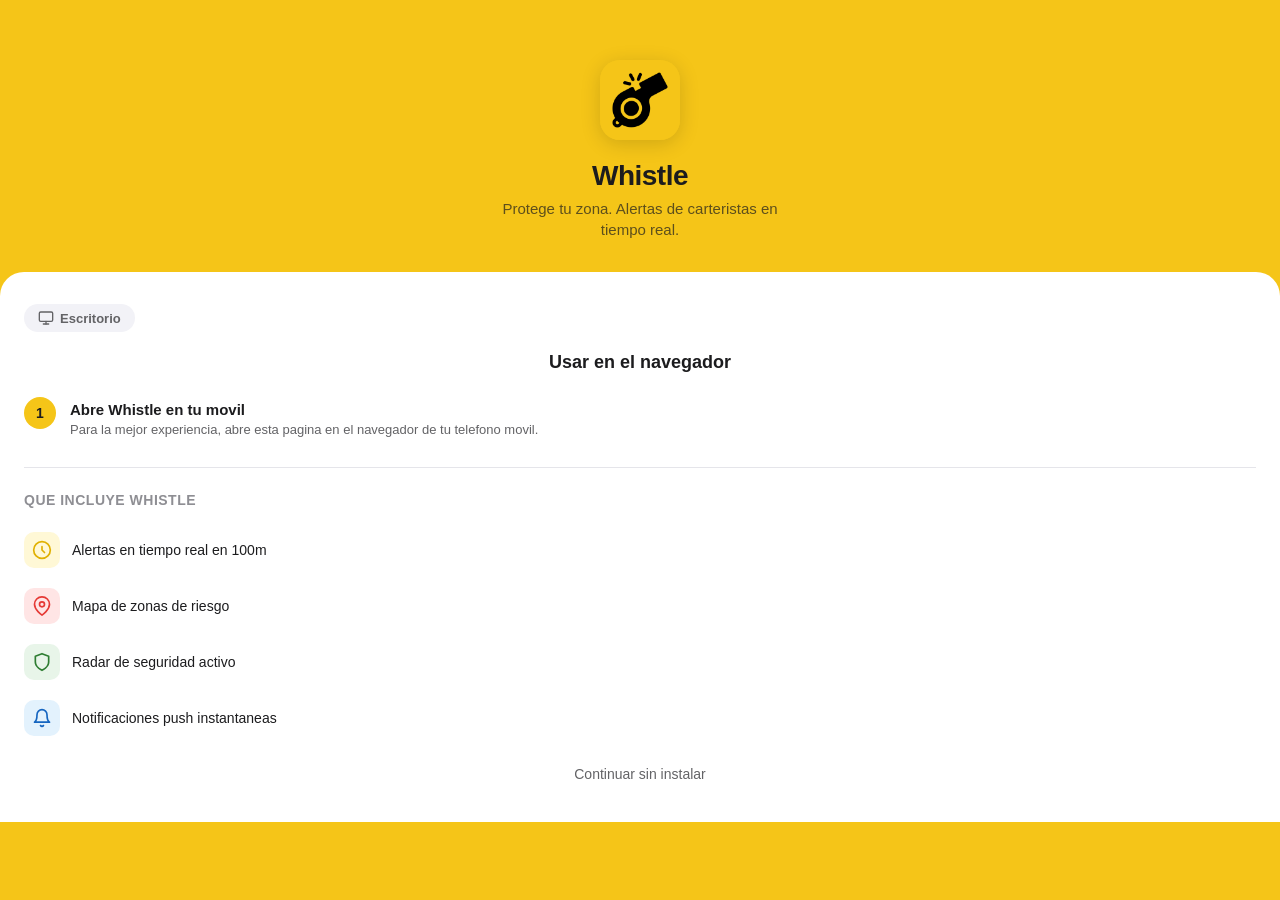
<file: onboarding.html>
<!DOCTYPE html>
<html lang="es">
<head>
  <meta charset="UTF-8">
  <meta name="viewport" content="width=device-width, initial-scale=1.0, maximum-scale=1.0, user-scalable=no">
  <meta name="mobile-web-app-capable" content="yes">
  <meta name="apple-mobile-web-app-capable" content="yes">
  <meta name="apple-mobile-web-app-status-bar-style" content="black-translucent">
  <meta name="theme-color" content="#f5c518">
  <title>Instalar Whistle</title>
  <link rel="icon" type="image/png" href="whistle-icon.png">
  <link rel="apple-touch-icon" href="whistle-icon.png">
  <link rel="manifest" href="manifest.json">
  <style>
    * { margin: 0; padding: 0; box-sizing: border-box; }
    body {
      font-family: -apple-system, BlinkMacSystemFont, "SF Pro Text", "Helvetica Neue", Arial, sans-serif;
      background: #f5c518;
      color: #1c1c1e;
      min-height: 100vh;
      overflow-x: hidden;
    }

    /* Hero */
    .hero {
      text-align: center;
      padding: 60px 24px 32px;
    }
    .hero-icon { width: 80px; height: 80px; border-radius: 20px; box-shadow: 0 4px 20px rgba(0,0,0,0.15); }
    .hero h1 { font-size: 28px; font-weight: 800; margin: 16px 0 6px; letter-spacing: -0.5px; }
    .hero p { font-size: 15px; color: rgba(28,28,30,0.7); max-width: 300px; margin: 0 auto; line-height: 1.4; }

    /* Steps card */
    .card {
      background: #fff;
      border-radius: 24px 24px 0 0;
      padding: 32px 24px 40px;
      min-height: 60vh;
    }
    .card-title {
      font-size: 18px; font-weight: 700;
      margin-bottom: 24px;
      text-align: center;
    }
    .platform-badge {
      display: inline-flex; align-items: center; gap: 6px;
      background: #f2f2f7; border-radius: 20px;
      padding: 6px 14px; font-size: 13px; font-weight: 600;
      color: #636366; margin: 0 auto 20px; text-align: center;
    }
    .platform-badge svg { width: 16px; height: 16px; }

    /* Steps */
    .steps { display: flex; flex-direction: column; gap: 20px; }
    .step {
      display: flex; gap: 14px; align-items: flex-start;
    }
    .step-num {
      width: 32px; height: 32px; border-radius: 50%;
      background: #f5c518; color: #1c1c1e;
      font-size: 14px; font-weight: 800;
      display: flex; align-items: center; justify-content: center;
      flex-shrink: 0;
    }
    .step-content { flex: 1; padding-top: 4px; }
    .step-title { font-size: 15px; font-weight: 700; margin-bottom: 3px; }
    .step-desc { font-size: 13px; color: #636366; line-height: 1.4; }
    .step-icon-inline {
      display: inline-flex; align-items: center; justify-content: center;
      width: 22px; height: 22px; border-radius: 5px;
      background: #007aff; color: #fff; vertical-align: middle;
      margin: 0 2px;
    }
    .step-icon-inline--gray { background: #8e8e93; }
    .step-visual {
      margin-top: 8px;
      background: #f2f2f7; border-radius: 10px;
      padding: 10px 14px; font-size: 13px; color: #1c1c1e;
      display: flex; align-items: center; gap: 8px;
    }

    /* Safari warning */
    .safari-warning {
      background: #fff3cd; border: 1.5px solid #ffcc02;
      border-radius: 12px; padding: 14px 16px;
      margin-bottom: 24px;
      display: flex; gap: 10px; align-items: flex-start;
    }
    .safari-warning svg { flex-shrink: 0; margin-top: 2px; }
    .safari-warning p { font-size: 13px; line-height: 1.4; }
    .safari-warning strong { font-weight: 700; }
    .safari-url {
      display: block; margin-top: 6px;
      background: #fff; border: 1px solid #ddd; border-radius: 8px;
      padding: 8px 12px; font-size: 13px; font-weight: 600;
      color: #007aff; word-break: break-all;
      text-decoration: none;
    }

    /* Install button (Android) */
    .install-btn {
      display: none;
      width: 100%;
      padding: 16px;
      border-radius: 14px;
      border: none;
      background: #1c1c1e;
      color: #f5c518;
      font-size: 16px;
      font-weight: 700;
      cursor: pointer;
      margin-top: 24px;
      transition: transform 0.1s;
    }
    .install-btn:active { transform: scale(0.97); }

    /* Skip link */
    .skip-link {
      display: block;
      text-align: center;
      margin-top: 20px;
      font-size: 14px;
      color: #636366;
      text-decoration: none;
    }
    .skip-link:hover { text-decoration: underline; }

    /* Already installed */
    .installed-msg {
      text-align: center; padding: 20px;
      font-size: 14px; color: #34c759; font-weight: 600;
      display: none;
    }
    .installed-msg svg { display: block; margin: 0 auto 8px; }

    /* Feature list */
    .features {
      margin-top: 28px;
      padding-top: 24px;
      border-top: 1px solid #e5e5ea;
    }
    .features-title { font-size: 14px; font-weight: 700; margin-bottom: 14px; color: #8e8e93; text-transform: uppercase; letter-spacing: 0.5px; }
    .feature {
      display: flex; gap: 12px; align-items: center;
      padding: 10px 0;
    }
    .feature-icon {
      width: 36px; height: 36px; border-radius: 10px;
      display: flex; align-items: center; justify-content: center;
      flex-shrink: 0; font-size: 18px;
    }
    .feature-icon--yellow { background: #fff8d6; }
    .feature-icon--red { background: #ffe5e5; }
    .feature-icon--green { background: #e8f5e9; }
    .feature-icon--blue { background: #e3f2fd; }
    .feature-text { font-size: 14px; font-weight: 500; }

    .hidden { display: none !important; }
  </style>
</head>
<body>

  <div class="hero">
    <img class="hero-icon" src="whistle-icon.png" alt="Whistle">
    <h1>Whistle</h1>
    <p>Protege tu zona. Alertas de carteristas en tiempo real.</p>
  </div>

  <div class="card">
    <!-- Already installed message -->
    <div class="installed-msg" id="installed-msg">
      <svg width="40" height="40" viewBox="0 0 24 24" fill="none" stroke="#34c759" stroke-width="2.5" stroke-linecap="round" stroke-linejoin="round"><circle cx="12" cy="12" r="10"/><polyline points="16 9 10.5 15 8 12.5"/></svg>
      Whistle ya esta instalada en tu dispositivo
    </div>

    <!-- iOS: not in Safari warning -->
    <div class="safari-warning hidden" id="safari-warning">
      <svg width="20" height="20" viewBox="0 0 24 24" fill="none" stroke="#b8860b" stroke-width="2" stroke-linecap="round" stroke-linejoin="round"><path d="M10.29 3.86L1.82 18a2 2 0 001.71 3h16.94a2 2 0 001.71-3L13.71 3.86a2 2 0 00-3.42 0z"/><line x1="12" y1="9" x2="12" y2="13"/><line x1="12" y1="17" x2="12.01" y2="17"/></svg>
      <div>
        <p><strong>Abre Whistle en Safari</strong> para poder instalarlo en tu iPhone.</p>
        <p>Copia este enlace y abrelo en Safari:</p>
        <a class="safari-url" id="safari-url" href="#"></a>
      </div>
    </div>

    <!-- iOS steps -->
    <div id="ios-steps" class="hidden">
      <div class="platform-badge">
        <svg viewBox="0 0 24 24" fill="currentColor"><path d="M18.71 19.5c-.83 1.24-1.71 2.45-3.05 2.47-1.34.03-1.77-.79-3.29-.79-1.53 0-2 .77-3.27.82-1.31.05-2.3-1.32-3.14-2.53C4.25 17 2.94 12.45 4.7 9.39c.87-1.52 2.43-2.48 4.12-2.51 1.28-.02 2.5.87 3.29.87.78 0 2.26-1.07 3.8-.91.65.03 2.47.26 3.64 1.98-.09.06-2.17 1.28-2.15 3.81.03 3.02 2.65 4.03 2.68 4.04-.03.07-.42 1.44-1.38 2.83M13 3.5c.73-.83 1.94-1.46 2.94-1.5.13 1.17-.34 2.35-1.04 3.19-.69.85-1.83 1.51-2.95 1.42-.15-1.15.41-2.35 1.05-3.11z"/></svg>
        iPhone / iPad
      </div>
      <div class="card-title">Instalar en iOS</div>
      <div class="steps">
        <div class="step">
          <div class="step-num">1</div>
          <div class="step-content">
            <div class="step-title">Toca el boton Compartir</div>
            <div class="step-desc">En la barra inferior de Safari, toca el icono <span class="step-icon-inline"><svg width="14" height="14" viewBox="0 0 24 24" fill="none" stroke="#fff" stroke-width="2.5" stroke-linecap="round" stroke-linejoin="round"><path d="M4 12v8a2 2 0 002 2h12a2 2 0 002-2v-8"/><polyline points="16 6 12 2 8 6"/><line x1="12" y1="2" x2="12" y2="15"/></svg></span> de compartir.</div>
          </div>
        </div>
        <div class="step">
          <div class="step-num">2</div>
          <div class="step-content">
            <div class="step-title">Selecciona "Agregar a pantalla de inicio"</div>
            <div class="step-desc">Desliza hacia abajo en el menu y toca <span class="step-icon-inline--gray step-icon-inline"><svg width="12" height="12" viewBox="0 0 24 24" fill="none" stroke="#fff" stroke-width="2.5" stroke-linecap="round" stroke-linejoin="round"><rect x="3" y="3" width="18" height="18" rx="2" ry="2"/><line x1="12" y1="8" x2="12" y2="16"/><line x1="8" y1="12" x2="16" y2="12"/></svg></span> "Agregar a inicio".</div>
          </div>
        </div>
        <div class="step">
          <div class="step-num">3</div>
          <div class="step-content">
            <div class="step-title">Confirma "Agregar"</div>
            <div class="step-desc">Toca "Agregar" en la esquina superior derecha. Whistle aparecera como app en tu pantalla de inicio.</div>
          </div>
        </div>
      </div>
    </div>

    <!-- Android steps -->
    <div id="android-steps" class="hidden">
      <div class="platform-badge">
        <svg width="16" height="16" viewBox="0 0 24 24" fill="currentColor"><path d="M17.6 9.48l1.84-3.18c.16-.31.04-.69-.26-.85-.29-.15-.65-.06-.83.22l-1.88 3.24a11.463 11.463 0 00-8.94 0L5.65 5.67c-.19-.29-.58-.38-.87-.2-.28.18-.37.54-.22.83L6.4 9.48A10.78 10.78 0 002 18h20a10.78 10.78 0 00-4.4-8.52zM7 15.25a1.25 1.25 0 110-2.5 1.25 1.25 0 010 2.5zm10 0a1.25 1.25 0 110-2.5 1.25 1.25 0 010 2.5z"/></svg>
        Android
      </div>
      <div class="card-title">Instalar en Android</div>

      <!-- Native install button -->
      <button class="install-btn" id="install-btn">Instalar Whistle</button>

      <div class="steps" id="android-manual-steps">
        <div class="step">
          <div class="step-num">1</div>
          <div class="step-content">
            <div class="step-title">Toca el menu del navegador</div>
            <div class="step-desc">En Chrome, toca los tres puntos <strong>&#8942;</strong> en la esquina superior derecha.</div>
          </div>
        </div>
        <div class="step">
          <div class="step-num">2</div>
          <div class="step-content">
            <div class="step-title">Selecciona "Instalar app" o "Agregar a inicio"</div>
            <div class="step-desc">Si ves "Instalar app", tocalo. Si no, busca "Agregar a pantalla de inicio".</div>
          </div>
        </div>
        <div class="step">
          <div class="step-num">3</div>
          <div class="step-content">
            <div class="step-title">Confirma la instalacion</div>
            <div class="step-desc">Toca "Instalar". Whistle se agregara como app a tu pantalla de inicio.</div>
          </div>
        </div>
      </div>
    </div>

    <!-- Desktop steps -->
    <div id="desktop-steps" class="hidden">
      <div class="platform-badge">
        <svg width="16" height="16" viewBox="0 0 24 24" fill="none" stroke="currentColor" stroke-width="2" stroke-linecap="round" stroke-linejoin="round"><rect x="2" y="3" width="20" height="14" rx="2" ry="2"/><line x1="8" y1="21" x2="16" y2="21"/><line x1="12" y1="17" x2="12" y2="21"/></svg>
        Escritorio
      </div>
      <div class="card-title">Usar en el navegador</div>
      <div class="steps">
        <div class="step">
          <div class="step-num">1</div>
          <div class="step-content">
            <div class="step-title">Abre Whistle en tu movil</div>
            <div class="step-desc">Para la mejor experiencia, abre esta pagina en el navegador de tu telefono movil.</div>
          </div>
        </div>
      </div>
    </div>

    <!-- Features -->
    <div class="features">
      <div class="features-title">Que incluye Whistle</div>
      <div class="feature">
        <div class="feature-icon feature-icon--yellow"><svg width="20" height="20" viewBox="0 0 24 24" fill="none" stroke="#e0b000" stroke-width="2" stroke-linecap="round" stroke-linejoin="round"><circle cx="12" cy="12" r="10"/><path d="M12 8v4l3 3"/></svg></div>
        <span class="feature-text">Alertas en tiempo real en 100m</span>
      </div>
      <div class="feature">
        <div class="feature-icon feature-icon--red"><svg width="20" height="20" viewBox="0 0 24 24" fill="none" stroke="#e53935" stroke-width="2" stroke-linecap="round" stroke-linejoin="round"><path d="M21 10c0 7-9 13-9 13s-9-6-9-13a9 9 0 0118 0z"/><circle cx="12" cy="10" r="3"/></svg></div>
        <span class="feature-text">Mapa de zonas de riesgo</span>
      </div>
      <div class="feature">
        <div class="feature-icon feature-icon--green"><svg width="20" height="20" viewBox="0 0 24 24" fill="none" stroke="#2e7d32" stroke-width="2" stroke-linecap="round" stroke-linejoin="round"><path d="M12 22s8-4 8-10V5l-8-3-8 3v7c0 6 8 10 8 10z"/></svg></div>
        <span class="feature-text">Radar de seguridad activo</span>
      </div>
      <div class="feature">
        <div class="feature-icon feature-icon--blue"><svg width="20" height="20" viewBox="0 0 24 24" fill="none" stroke="#1565c0" stroke-width="2" stroke-linecap="round" stroke-linejoin="round"><path d="M18 8A6 6 0 006 8c0 7-3 9-3 9h18s-3-2-3-9"/><path d="M13.73 21a2 2 0 01-3.46 0"/></svg></div>
        <span class="feature-text">Notificaciones push instantaneas</span>
      </div>
    </div>

    <a class="skip-link" href="index.html">Continuar sin instalar</a>
  </div>

  <script>
  (function() {
    'use strict';

    const ua = navigator.userAgent || '';
    const isIOS = /iPad|iPhone|iPod/.test(ua) || (navigator.platform === 'MacIntel' && navigator.maxTouchPoints > 1);
    const isAndroid = /Android/i.test(ua);
    const isSafari = /Safari/i.test(ua) && !/Chrome|CriOS|FxiOS|EdgiOS/i.test(ua);
    const isStandalone = window.matchMedia('(display-mode: standalone)').matches || window.navigator.standalone;

    const iosSteps = document.getElementById('ios-steps');
    const androidSteps = document.getElementById('android-steps');
    const desktopSteps = document.getElementById('desktop-steps');
    const safariWarning = document.getElementById('safari-warning');
    const installedMsg = document.getElementById('installed-msg');

    // Already installed as PWA
    if (isStandalone) {
      installedMsg.style.display = 'block';
      setTimeout(() => { window.location.href = 'index.html'; }, 1500);
      return;
    }

    if (isIOS) {
      if (isSafari) {
        // In Safari — show install steps
        iosSteps.classList.remove('hidden');
      } else {
        // In Chrome/Firefox on iOS — show Safari warning
        safariWarning.classList.remove('hidden');
        iosSteps.classList.remove('hidden');
        const safariUrl = document.getElementById('safari-url');
        safariUrl.href = window.location.href;
        safariUrl.textContent = window.location.href.replace(/^https?:\/\//, '');
      }
    } else if (isAndroid) {
      androidSteps.classList.remove('hidden');
    } else {
      desktopSteps.classList.remove('hidden');
    }

    // Android: capture beforeinstallprompt for native install button
    let deferredPrompt = null;
    const installBtn = document.getElementById('install-btn');

    window.addEventListener('beforeinstallprompt', (e) => {
      e.preventDefault();
      deferredPrompt = e;
      if (installBtn) {
        installBtn.style.display = 'block';
        // Hide manual steps when native prompt is available
        const manualSteps = document.getElementById('android-manual-steps');
        if (manualSteps) manualSteps.style.display = 'none';
      }
    });

    if (installBtn) {
      installBtn.addEventListener('click', async () => {
        if (!deferredPrompt) return;
        deferredPrompt.prompt();
        const result = await deferredPrompt.userChoice;
        if (result.outcome === 'accepted') {
          installBtn.textContent = 'Instalando...';
          installBtn.disabled = true;
          setTimeout(() => { window.location.href = 'index.html'; }, 1500);
        }
        deferredPrompt = null;
      });
    }

    // If app gets installed while on this page
    window.addEventListener('appinstalled', () => {
      if (installBtn) installBtn.style.display = 'none';
      installedMsg.style.display = 'block';
      setTimeout(() => { window.location.href = 'index.html'; }, 1500);
    });
  })();
  </script>
</body>
</html>
</file>
